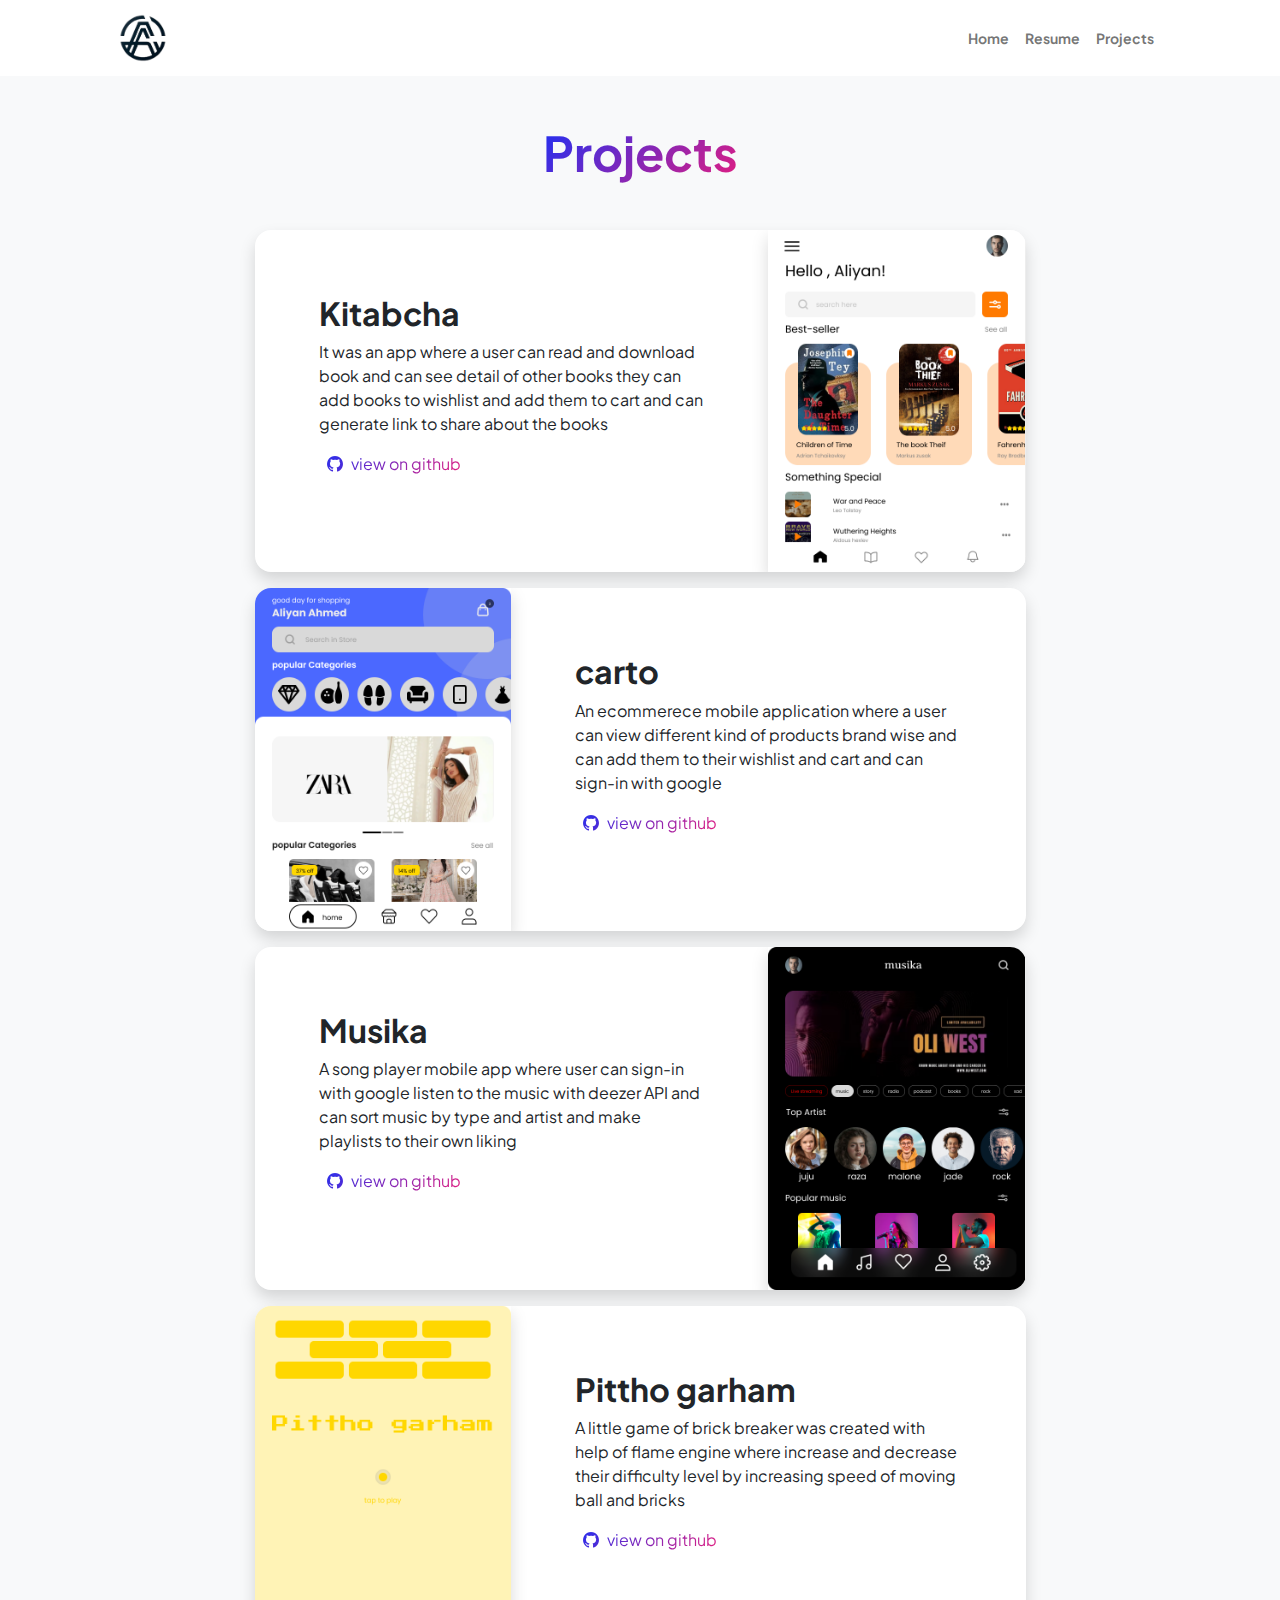
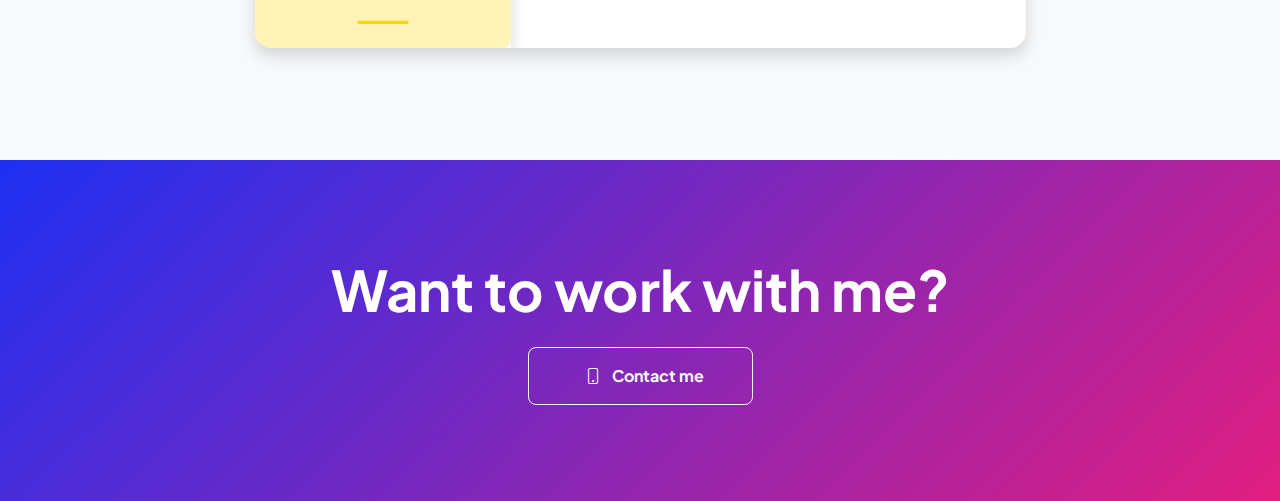
<file: projects.html>
<!DOCTYPE html>
<html lang="en">
    <head>
        <meta charset="utf-8" />
        <meta name="viewport" content="width=device-width, initial-scale=1, shrink-to-fit=no" />
        <meta name="description" content="" />
        <meta name="author" content="" />
        <title>Projects - Aliyan Ahmed | Portfolio</title>
        <!-- Favicon-->
        <link rel="icon" type="image/x-icon" href="assets/favicon.ico" />
        <!-- Custom Google font-->
        <link rel="preconnect" href="https://fonts.googleapis.com" />
        <link rel="preconnect" href="https://fonts.gstatic.com" crossorigin />
        <link href="https://fonts.googleapis.com/css2?family=Plus+Jakarta+Sans:wght@100;200;300;400;500;600;700;800;900&amp;display=swap" rel="stylesheet" />
        <!-- Bootstrap icons-->
        <link href="https://cdn.jsdelivr.net/npm/bootstrap-icons@1.8.1/font/bootstrap-icons.css" rel="stylesheet" />
        <!-- Core theme CSS (includes Bootstrap)-->
        <link href="css/styles.css" rel="stylesheet" />
    </head>
    <body class="d-flex flex-column h-100 bg-light">
        <main class="flex-shrink-0">
            <!-- Navigation-->
            <nav class="navbar navbar-expand-lg navbar-light bg-white">
                <div class="container px-5">
                    <a class="navbar-brand" href="index.html"><img width="50px" height="50px" src="assets/favicon.png" alt="N/A"></a>
                    <button class="navbar-toggler" type="button" data-bs-toggle="collapse" data-bs-target="#navbarSupportedContent" aria-controls="navbarSupportedContent" aria-expanded="false" aria-label="Toggle navigation"><span class="navbar-toggler-icon"></span></button>
                    <div class="collapse navbar-collapse" id="navbarSupportedContent">
                        <ul class="navbar-nav ms-auto mb-2 mb-lg-0 small fw-bolder">
                            <li class="nav-item"><a class="nav-link" href="index.html">Home</a></li>
                            <li class="nav-item"><a class="nav-link" href="resume.html">Resume</a></li>
                            <li class="nav-item"><a class="nav-link" href="projects.html">Projects</a></li>
                        </ul>
                    </div>
                </div>
            </nav>
            <!-- Projects Section-->
            <section class="py-5">
                <div class="container px-5 mb-5">
                    <div class="text-center mb-5">
                        <h1 class="display-5 fw-bolder mb-0"><span class="text-gradient d-inline">Projects</span></h1>
                    </div>
                    <div class="row gx-5 justify-content-center">
                        <div class="col-lg-11 col-xl-9 col-xxl-8">
                            <!-- Project Card 1-->
                            <div class="card overflow-hidden shadow rounded-4 border-0 mb-3">
                                <div class="row g-0">
                                    <div class="col-lg-8">
                                      <div class="card-body">
                                        <div class="p-5">
                                            <h2 class="fw-bolder">Kitabcha</h2>
                                            <p>It was an app where a user can read and download book and can see detail of other books they can add books to wishlist and add them to cart and can generate link to share about the books</p>
                                            <a class="text-gradient" target="_blank" href="https://github.com/aliyanwhiz/Appbook-ELibrary"><span class="mx-2"><i class="bi bi-github"></i></span>view on github</a>
                                        </div>
                                      </div>
                                    </div>
                                  <div class="col-lg-4 shadow">
                                    <img src="assets/projects/ebook.png" class="img-fluid rounded-start" alt="...">
                                  </div>
                                </div>
                              </div>
                            <!-- Project Card 2-->
                            <div class="card overflow-hidden shadow rounded-4 border-0 mb-3">
                                <div class="row g-0">
                                    <div class="col-lg-4 shadow">
                                        <img src="assets/projects/carto.png" class="img-fluid rounded-start" alt="...">
                                    </div>
                                    <div class="col-lg-8">
                                      <div class="card-body">
                                        <div class="p-5">
                                            <h2 class="fw-bolder">carto</h2>
                                            <p>An ecommerece mobile application where a user can view different kind of products brand wise and can add them to their wishlist and cart and can sign-in with google</p>
                                            <a class="text-gradient" target="_blank" href="https://github.com/aliyanwhiz/Carto-Ecommerece"><span class="mx-2"><i class="bi bi-github"></i></span>view on github</a>
                                        </div>
                                    </div>
                                </div>
                            </div>
                        </div>
                        <!-- Project Card 3-->
                        <div class="card overflow-hidden shadow rounded-4 border-0 mb-3">
                            <div class="row g-0">
                                <div class="col-lg-8">
                                    <div class="card-body">
                                        <div class="p-5">
                                            <h2 class="fw-bolder">Musika</h2>
                                            <p>A song player mobile app where user can sign-in with google listen to the music with deezer API and can sort music by type and artist and make playlists to their own liking</p>
                                            <a class="text-gradient" target="_blank" href="https://github.com/aliyanwhiz?tab=repositories"><span class="mx-2"><i class="bi bi-github"></i></span>view on github</a>
                                        </div>
                                    </div>
                                </div>
                                <div class="col-lg-4 shadow">
                                    <img src="assets/projects/musika.png" class="img-fluid rounded-start" alt="...">
                                </div>
                            </div>
                        </div>
                        <!-- Project Card 4-->
                        <div class="card overflow-hidden shadow rounded-4 border-0 mb-3">
                            <div class="row g-0">
                                <div class="col-lg-4 shadow">
                                    <img src="assets/projects/pittho_garham.png" class="img-fluid rounded-start" alt="...">
                                </div>
                                <div class="col-lg-8">
                                    <div class="card-body">
                                        <div class="p-5">
                                            <h2 class="fw-bolder">Pittho garham</h2>
                                            <p>A little game of brick breaker was created with help of flame engine where increase and decrease their difficulty level by increasing speed of moving ball and bricks</p>
                                            <a class="text-gradient" target="_blank" href="https://github.com/aliyanwhiz/Brick-Breakers"><span class="mx-2"><i class="bi bi-github"></i></span>view on github</a>
                                        </div>
                                      </div>
                                    </div>
                                </div>
                              </div>
                        </div>
                    </div>
                </div>
            </section>
            <!-- Call to action section-->
            <section class="py-5 bg-gradient-primary-to-secondary text-white">
                <div class="container px-5 my-5">
                    <div class="text-center">
                        <h2 class="display-4 fw-bolder mb-4">Want to work with me?</h2>
                        <a class="btn btn-outline-light btn-lg px-5 py-3 fs-6 fw-bolder" href="tel:03232732106"><span class="px-2"><i class="bi bi-phone"></i></span> Contact me</a>
                    </div>
                </div>
            </section>
        </main>
        <!-- Bootstrap core JS-->
        <script src="https://cdn.jsdelivr.net/npm/bootstrap@5.2.3/dist/js/bootstrap.bundle.min.js"></script>
        <!-- Core theme JS-->
        <script src="js/scripts.js"></script>
    </body>
</html>
</file>
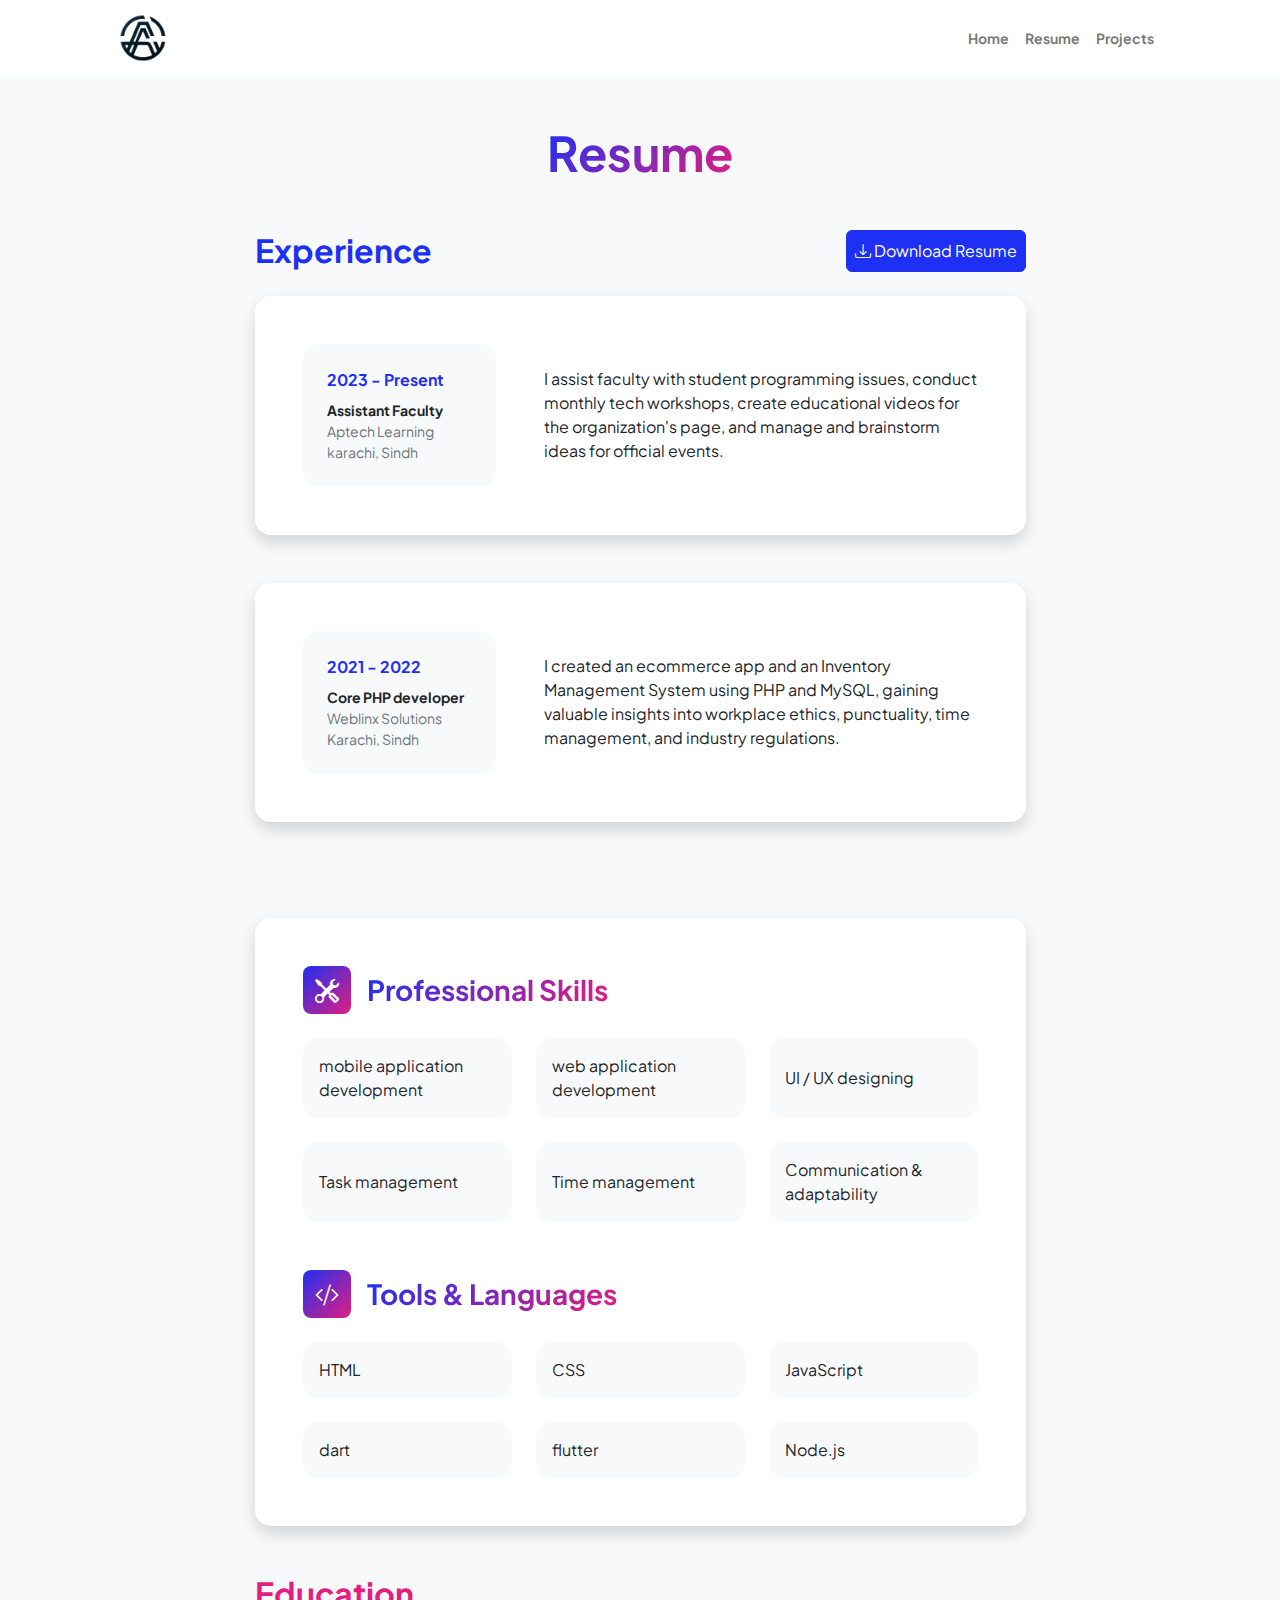
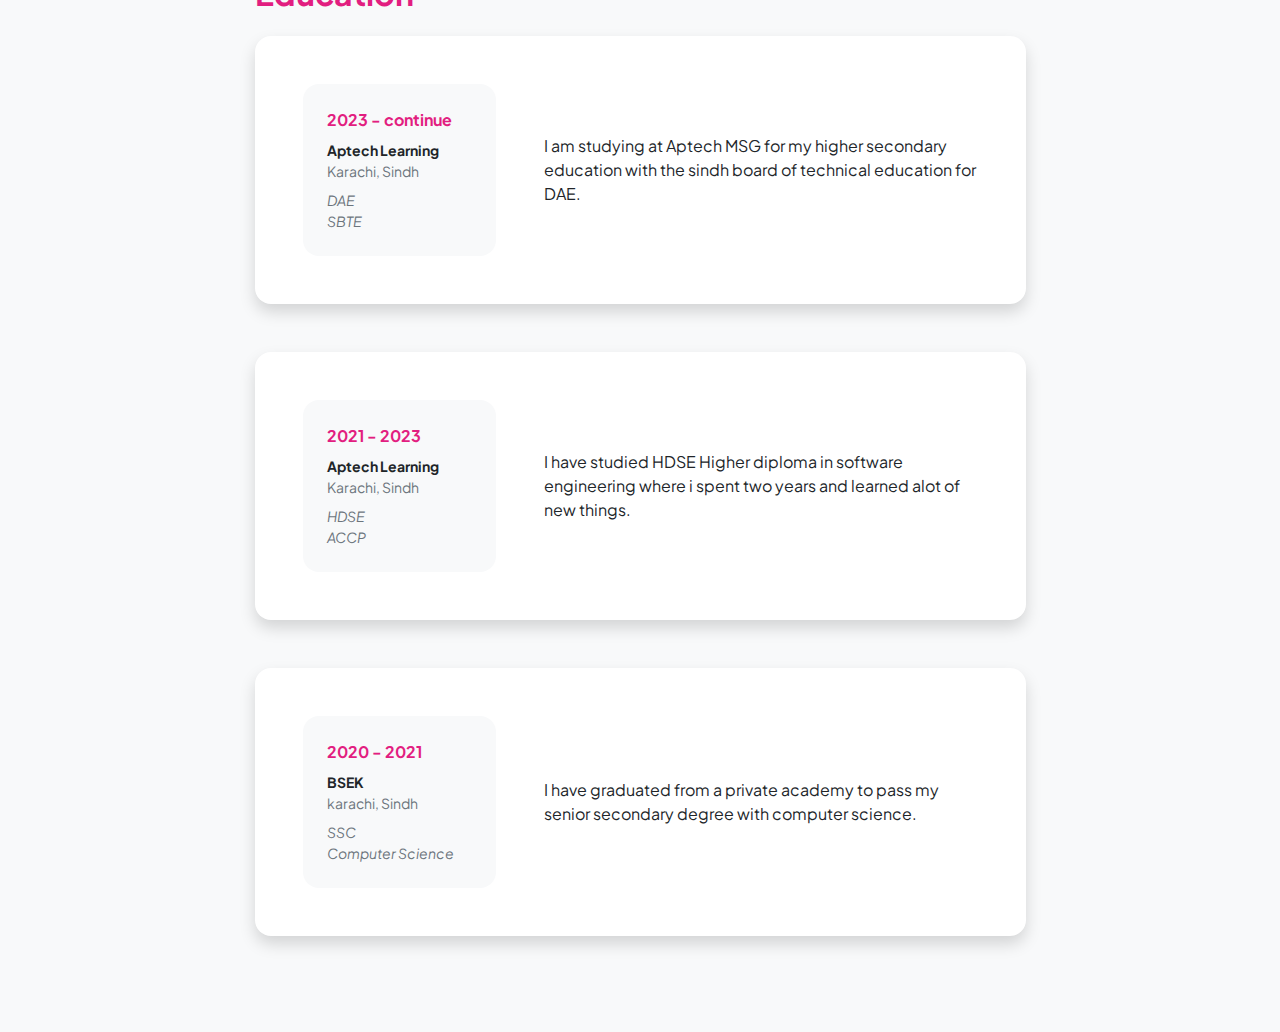
<file: resume.html>
<!DOCTYPE html>
<html lang="en">
    <head>
        <meta charset="utf-8" />
        <meta name="viewport" content="width=device-width, initial-scale=1, shrink-to-fit=no" />
        <meta name="description" content="" />
        <meta name="author" content="" />
        <title>Personal - Aliyan Ahmed Template</title>
        <!-- Favicon-->
        <link rel="icon" type="image/x-icon" href="assets/favicon.ico" />
        <!-- Custom Google font-->
        <link rel="preconnect" href="https://fonts.googleapis.com" />
        <link rel="preconnect" href="https://fonts.gstatic.com" crossorigin />
        <link href="https://fonts.googleapis.com/css2?family=Plus+Jakarta+Sans:wght@100;200;300;400;500;600;700;800;900&amp;display=swap" rel="stylesheet" />
        <!-- Bootstrap icons-->
        <link href="https://cdn.jsdelivr.net/npm/bootstrap-icons@1.8.1/font/bootstrap-icons.css" rel="stylesheet" />
        <!-- Core theme CSS (includes Bootstrap)-->
        <link href="css/styles.css" rel="stylesheet" />
    </head>
    <body class="d-flex flex-column h-100 bg-light">
        <main class="flex-shrink-0">
            <!-- Navigation-->
            <nav class="navbar navbar-expand-lg navbar-light bg-white">
                <div class="container px-5">
                    <a class="navbar-brand" href="index.html"><img width="50px" height="50px" src="assets/favicon.png" alt="N/A"></a>
                    <button class="navbar-toggler" type="button" data-bs-toggle="collapse" data-bs-target="#navbarSupportedContent" aria-controls="navbarSupportedContent" aria-expanded="false" aria-label="Toggle navigation"><span class="navbar-toggler-icon"></span></button>
                    <div class="collapse navbar-collapse" id="navbarSupportedContent">
                        <ul class="navbar-nav ms-auto mb-2 mb-lg-0 small fw-bolder">
                            <li class="nav-item"><a class="nav-link" href="index.html">Home</a></li>
                            <li class="nav-item"><a class="nav-link" href="resume.html">Resume</a></li>
                            <li class="nav-item"><a class="nav-link" href="projects.html">Projects</a></li>
                        </ul>
                    </div>
                </div>
            </nav>
            <!-- Page Content-->
            <div class="container px-5 my-5">
                <div class="text-center mb-5">
                    <h1 class="display-5 fw-bolder mb-0"><span class="text-gradient d-inline">Resume</span></h1>
                </div>
                <div class="row gx-5 justify-content-center">
                    <div class="col-lg-11 col-xl-9 col-xxl-8">
                        <!-- Experience Section-->
                        <section>
                            <div class="d-flex align-items-center justify-content-between mb-4">
                                <h2 class="text-primary fw-bolder mb-0">Experience</h2>
                                <!-- Download resume button-->
                                <!-- Note: Set the link href target to a PDF file within your project-->
                                <a class="btn btn-primary p-2" target="_blank" href="assets/resume/Resume_Aliyan_Ahmed.pdf">
                                    <div class="d-inline-block bi bi-download"></div>
                                    Download Resume
                                </a>
                            </div>
                            <!-- Experience Card 1-->
                            <div class="card shadow border-0 rounded-4 mb-5">
                                <div class="card-body p-5">
                                    <div class="row align-items-center gx-5">
                                        <div class="col text-center text-lg-start mb-4 mb-lg-0">
                                            <div class="bg-light p-4 rounded-4">
                                                <div class="text-primary fw-bolder mb-2">2023 - Present</div>
                                                <div class="small fw-bolder">Assistant Faculty</div>
                                                <div class="small text-muted">Aptech Learning</div>
                                                <div class="small text-muted">karachi, Sindh</div>
                                            </div>
                                        </div>
                                        <div class="col-lg-8"><div>I assist faculty with student programming issues, conduct monthly tech workshops, create educational videos for the organization's page, and manage and brainstorm ideas for official events.</div></div>
                                    </div>
                                </div>
                            </div>
                            <!-- Experience Card 2-->
                            <div class="card shadow border-0 rounded-4 mb-5">
                                <div class="card-body p-5">
                                    <div class="row align-items-center gx-5">
                                        <div class="col text-center text-lg-start mb-4 mb-lg-0">
                                            <div class="bg-light p-4 rounded-4">
                                                <div class="text-primary fw-bolder mb-2">2021 - 2022</div>
                                                <div class="small fw-bolder">Core PHP developer</div>
                                                <div class="small text-muted">Weblinx Solutions</div>
                                                <div class="small text-muted">Karachi, Sindh</div>
                                            </div>
                                        </div>
                                        <div class="col-lg-8"><div>
                                            I created an ecommerce app and an Inventory Management System using PHP and MySQL, gaining valuable insights into workplace ethics, punctuality, time management, and industry regulations.</div></div>
                                    </div>
                                </div>
                            </div>
                        </section>
                        <!-- Divider-->
                        <div class="pb-5"></div>
                        <!-- Skills Section-->
                        <section>
                            <!-- Skillset Card-->
                            <div class="card shadow border-0 rounded-4 mb-5">
                                <div class="card-body p-5">
                                    <!-- Professional skills list-->
                                    <div class="mb-5">
                                        <div class="d-flex align-items-center mb-4">
                                            <div class="feature bg-primary bg-gradient-primary-to-secondary text-white rounded-3 me-3"><i class="bi bi-tools"></i></div>
                                            <h3 class="fw-bolder mb-0"><span class="text-gradient d-inline">Professional Skills</span></h3>
                                        </div>
                                        <div class="row row-cols-1 row-cols-md-3 mb-4">
                                            <div class="col mb-4 mb-md-0"><div class="d-flex align-items-center bg-light rounded-4 p-3 h-100">mobile application development</div></div>
                                            <div class="col mb-4 mb-md-0"><div class="d-flex align-items-center bg-light rounded-4 p-3 h-100">web application development</div></div>
                                            <div class="col"><div class="d-flex align-items-center bg-light rounded-4 p-3 h-100">UI / UX designing</div></div>
                                        </div>
                                        <div class="row row-cols-1 row-cols-md-3">
                                            <div class="col mb-4 mb-md-0"><div class="d-flex align-items-center bg-light rounded-4 p-3 h-100">Task management</div></div>
                                            <div class="col mb-4 mb-md-0"><div class="d-flex align-items-center bg-light rounded-4 p-3 h-100">Time management</div></div>
                                            <div class="col"><div class="d-flex align-items-center bg-light rounded-4 p-3 h-100">Communication & adaptability</div></div>
                                        </div>
                                    </div>
                                    <!-- Languages list-->
                                    <div class="mb-0">
                                        <div class="d-flex align-items-center mb-4">
                                            <div class="feature bg-primary bg-gradient-primary-to-secondary text-white rounded-3 me-3"><i class="bi bi-code-slash"></i></div>
                                            <h3 class="fw-bolder mb-0"><span class="text-gradient d-inline">Tools & Languages</span></h3>
                                        </div>
                                        <div class="row row-cols-1 row-cols-md-3 mb-4">
                                            <div class="col mb-4 mb-md-0"><div class="d-flex align-items-center bg-light rounded-4 p-3 h-100">HTML</div></div>
                                            <div class="col mb-4 mb-md-0"><div class="d-flex align-items-center bg-light rounded-4 p-3 h-100">CSS</div></div>
                                            <div class="col"><div class="d-flex align-items-center bg-light rounded-4 p-3 h-100">JavaScript</div></div>
                                        </div>
                                        <div class="row row-cols-1 row-cols-md-3">
                                            <div class="col mb-4 mb-md-0"><div class="d-flex align-items-center bg-light rounded-4 p-3 h-100">dart</div></div>
                                            <div class="col mb-4 mb-md-0"><div class="d-flex align-items-center bg-light rounded-4 p-3 h-100">flutter</div></div>
                                            <div class="col"><div class="d-flex align-items-center bg-light rounded-4 p-3 h-100">Node.js</div></div>
                                        </div>
                                    </div>
                                </div>
                            </div>
                        </section>
                        <!-- Education Section-->
                        <section>
                            <h2 class="text-secondary fw-bolder mb-4">Education</h2>
                            <!-- Education Card 1-->
                            <div class="card shadow border-0 rounded-4 mb-5">
                                <div class="card-body p-5">
                                    <div class="row align-items-center gx-5">
                                        <div class="col text-center text-lg-start mb-4 mb-lg-0">
                                            <div class="bg-light p-4 rounded-4">
                                                <div class="text-secondary fw-bolder mb-2">2023 - continue</div>
                                                <div class="mb-2">
                                                    <div class="small fw-bolder">Aptech Learning</div>
                                                    <div class="small text-muted">Karachi, Sindh</div>
                                                </div>
                                                <div class="fst-italic">
                                                    <div class="small text-muted">DAE</div>
                                                    <div class="small text-muted">SBTE</div>
                                                </div>
                                            </div>
                                        </div>
                                        <div class="col-lg-8"><div>I am studying at Aptech MSG for my higher secondary education with the sindh board of technical education for DAE.</div></div>
                                    </div>
                                </div>
                            </div>
                            <!-- Education Card 2-->
                            <div class="card shadow border-0 rounded-4 mb-5">
                                <div class="card-body p-5">
                                    <div class="row align-items-center gx-5">
                                        <div class="col text-center text-lg-start mb-4 mb-lg-0">
                                            <div class="bg-light p-4 rounded-4">
                                                <div class="text-secondary fw-bolder mb-2">2021 - 2023</div>
                                                <div class="mb-2">
                                                    <div class="small fw-bolder">Aptech Learning</div>
                                                    <div class="small text-muted">Karachi, Sindh</div>
                                                </div>
                                                <div class="fst-italic">
                                                    <div class="small text-muted">HDSE</div>
                                                    <div class="small text-muted">ACCP</div>
                                                </div>
                                            </div>
                                        </div>
                                        <div class="col-lg-8"><div>I have studied HDSE Higher diploma in software engineering where i spent two years and learned alot of new things.</div></div>
                                    </div>
                                </div>
                            </div>
                            <!-- Education Card 3-->
                            <div class="card shadow border-0 rounded-4 mb-5">
                                <div class="card-body p-5">
                                    <div class="row align-items-center gx-5">
                                        <div class="col text-center text-lg-start mb-4 mb-lg-0">
                                            <div class="bg-light p-4 rounded-4">
                                                <div class="text-secondary fw-bolder mb-2">2020 - 2021</div>
                                                <div class="mb-2">
                                                    <div class="small fw-bolder">BSEK</div>
                                                    <div class="small text-muted">karachi, Sindh</div>
                                                </div>
                                                <div class="fst-italic">
                                                    <div class="small text-muted">SSC</div>
                                                    <div class="small text-muted">Computer Science</div>
                                                </div>
                                            </div>
                                        </div>
                                        <div class="col-lg-8"><div>I have graduated from a private academy to pass my senior secondary degree with computer science.</div></div>
                                    </div>
                                </div>
                            </div>
                        </section>
                    </div>
                </div>
            </div>
        </main>
        <!-- Bootstrap core JS-->
        <script src="https://cdn.jsdelivr.net/npm/bootstrap@5.2.3/dist/js/bootstrap.bundle.min.js"></script>
        <!-- Core theme JS-->
        <script src="js/scripts.js"></script>
    </body>
</html>
</file>
